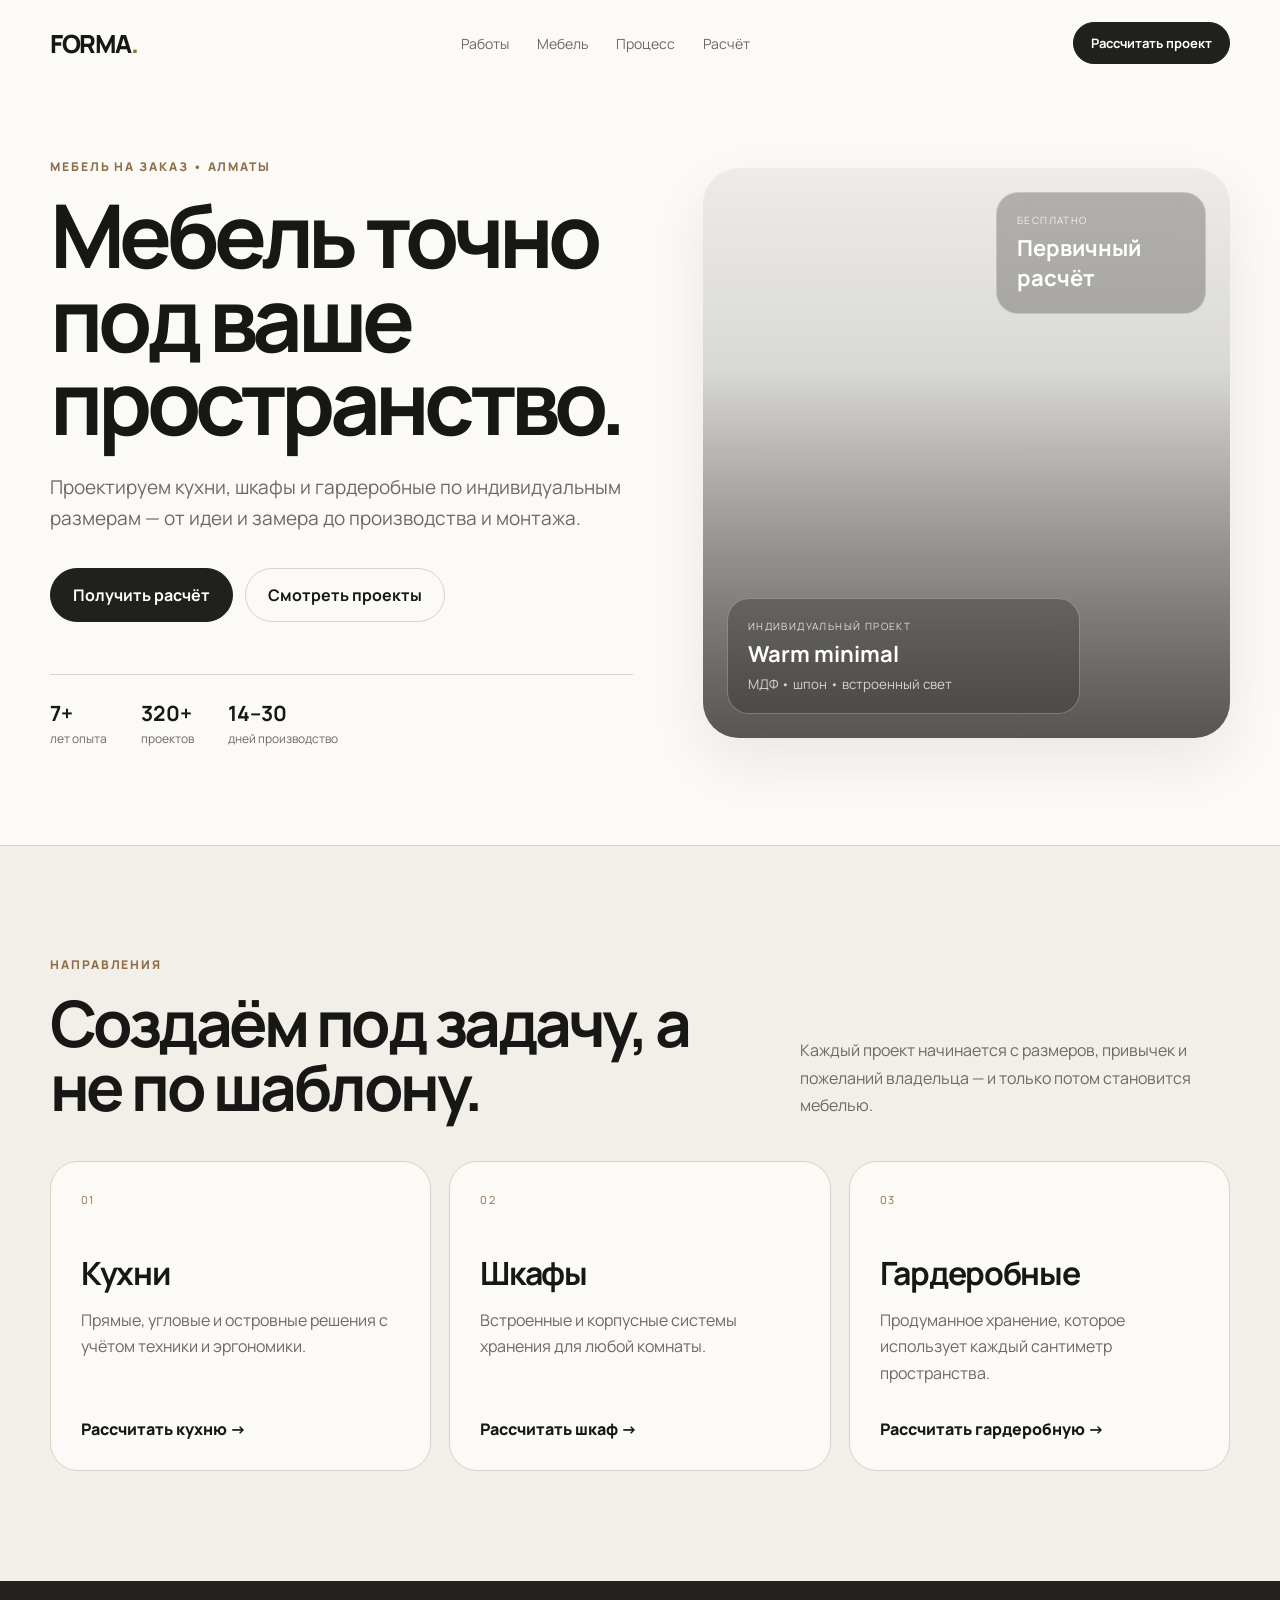
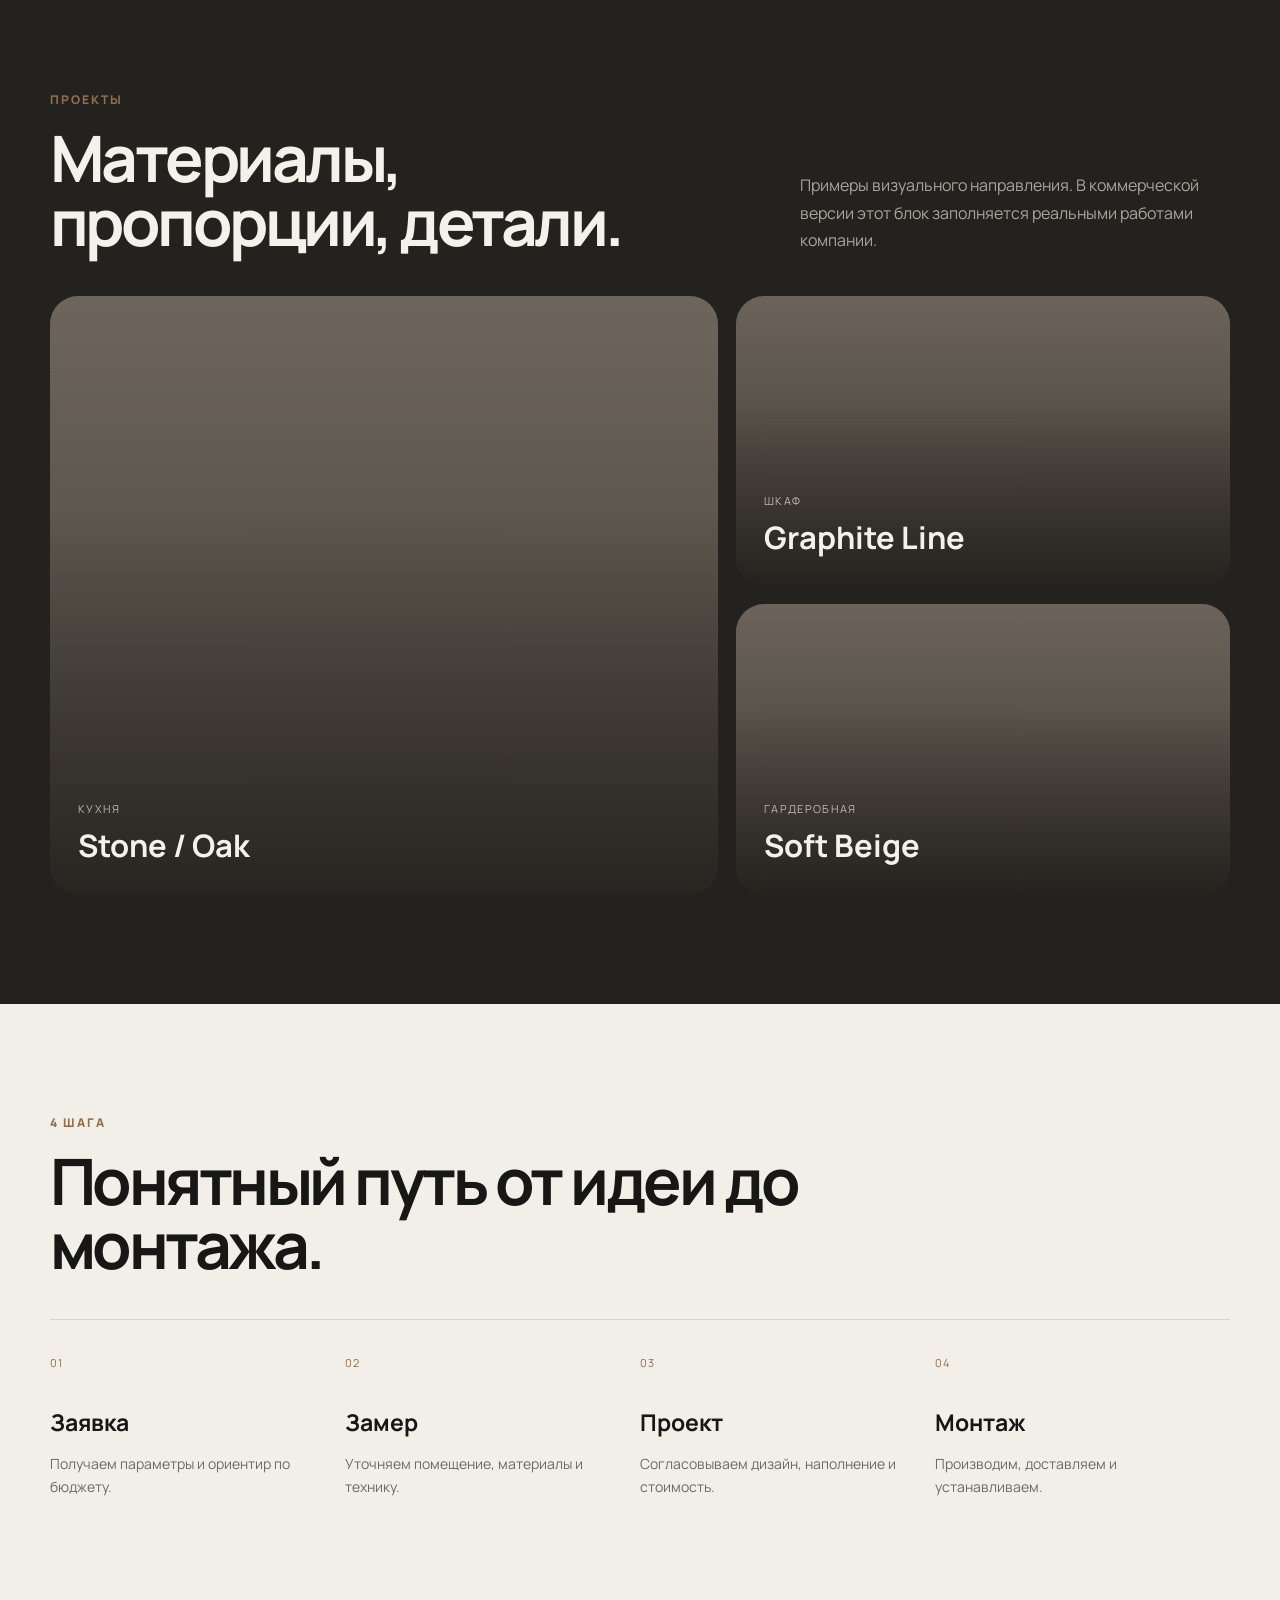
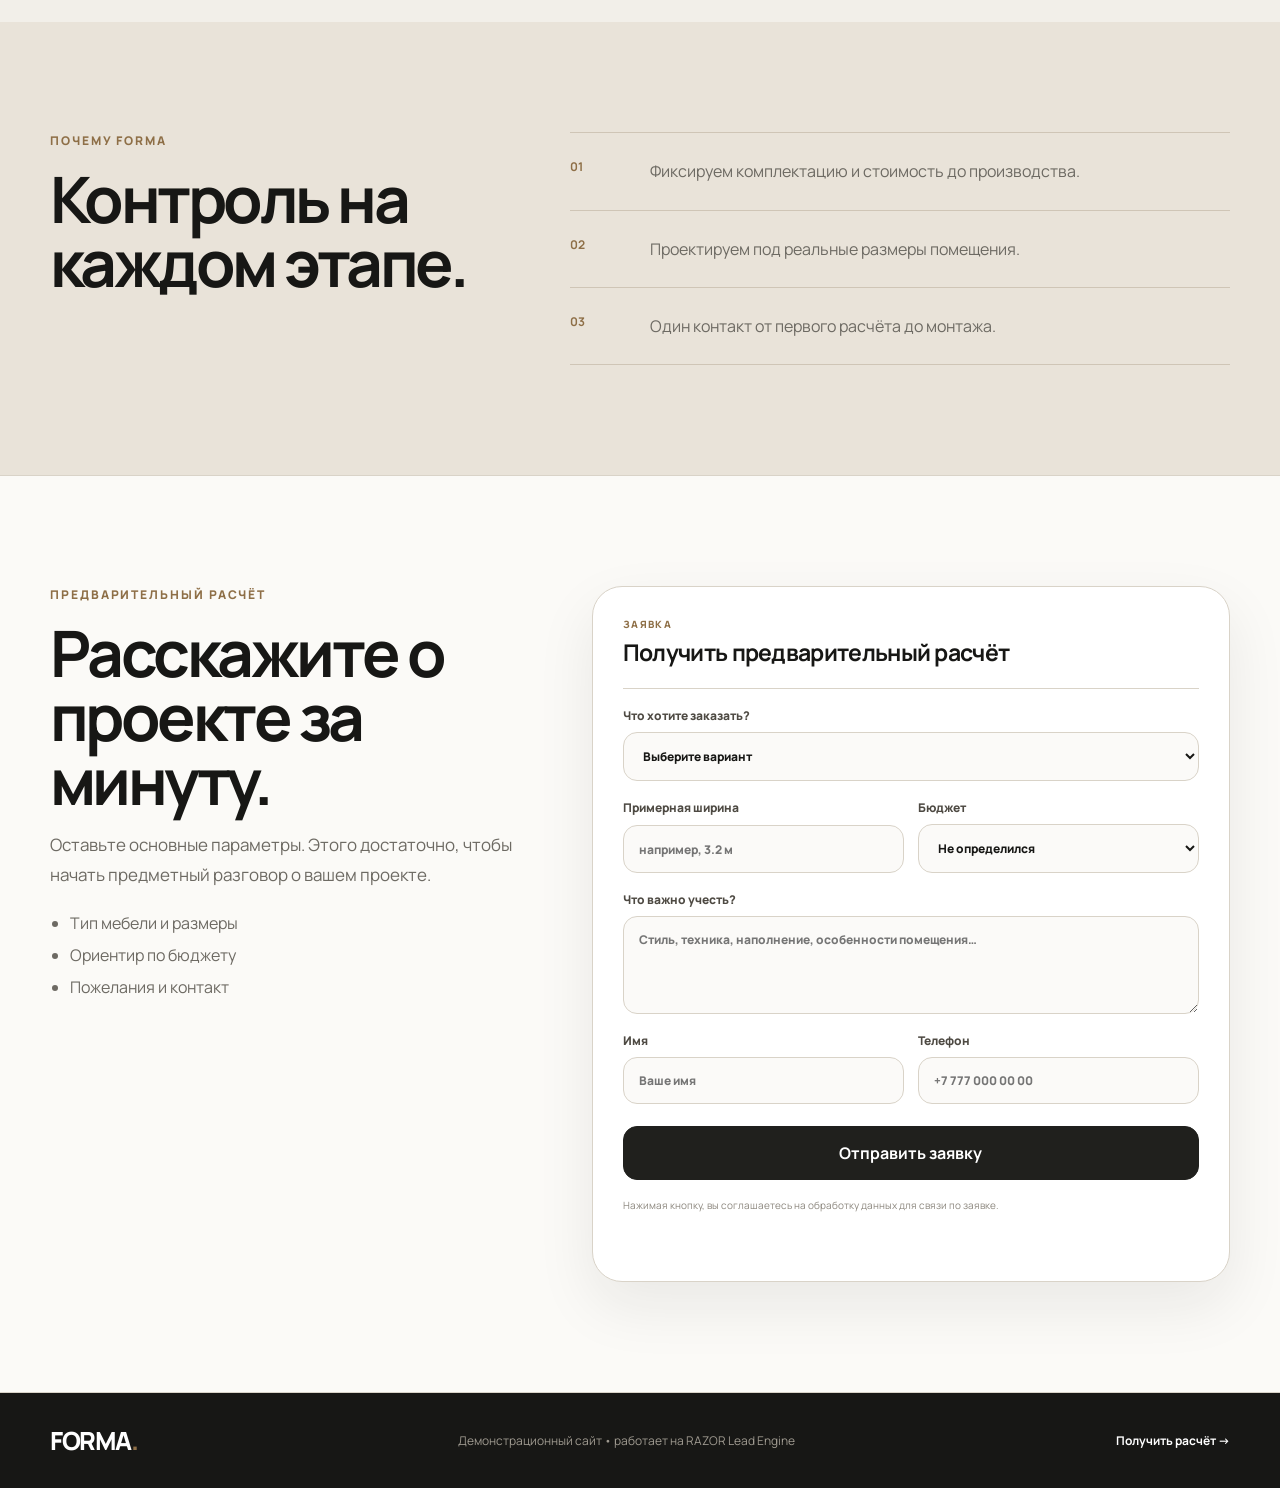
<file: templates/index.html>
<!doctype html><html lang="ru"><head><meta charset="utf-8"><meta name="viewport" content="width=device-width,initial-scale=1"><title>FORMA — мебель на заказ в Алматы</title><meta name="description" content="Кухни, шкафы и гардеробные по индивидуальным размерам. Предварительный расчёт проекта за минуту."><link rel="preconnect" href="https://fonts.googleapis.com"><link rel="preconnect" href="https://fonts.gstatic.com" crossorigin><link href="https://fonts.googleapis.com/css2?family=Manrope:wght@400;500;600;700;800&display=swap" rel="stylesheet"><link rel="stylesheet" href="/static/style.css"></head><body>
<header class="hero" id="top"><nav class="nav wrap"><a href="#top" class="brand">FORMA<span>.</span></a><div class="nav-links"><a href="#projects">Работы</a><a href="#services">Мебель</a><a href="#process">Процесс</a><a href="#lead">Расчёт</a></div><a href="#lead" class="btn btn-small">Рассчитать проект</a></nav><div class="hero-grid wrap"><div class="hero-copy"><span class="eyebrow">МЕБЕЛЬ НА ЗАКАЗ • АЛМАТЫ</span><h1>Мебель точно под ваше пространство.</h1><p class="lead">Проектируем кухни, шкафы и гардеробные по индивидуальным размерам — от идеи и замера до производства и монтажа.</p><div class="hero-actions"><a href="#lead" class="btn">Получить расчёт</a><a href="#projects" class="btn btn-ghost">Смотреть проекты</a></div><div class="hero-facts"><div><strong>7+</strong><span>лет опыта</span></div><div><strong>320+</strong><span>проектов</span></div><div><strong>14–30</strong><span>дней производство</span></div></div></div><div class="hero-visual"><div class="visual-card visual-main"><span>ИНДИВИДУАЛЬНЫЙ ПРОЕКТ</span><strong>Warm minimal</strong><small>МДФ • шпон • встроенный свет</small></div><div class="visual-card visual-note"><span>БЕСПЛАТНО</span><strong>Первичный расчёт</strong></div></div></div></header>
<main><section class="section wrap" id="services"><div class="section-head"><div><span class="eyebrow">НАПРАВЛЕНИЯ</span><h2>Создаём под задачу, а не по шаблону.</h2></div><p>Каждый проект начинается с размеров, привычек и пожеланий владельца — и только потом становится мебелью.</p></div><div class="service-grid"><article class="service-card" data-service="Кухня"><span class="service-no">01</span><h3>Кухни</h3><p>Прямые, угловые и островные решения с учётом техники и эргономики.</p><button class="text-btn choose-service">Рассчитать кухню →</button></article><article class="service-card" data-service="Шкаф"><span class="service-no">02</span><h3>Шкафы</h3><p>Встроенные и корпусные системы хранения для любой комнаты.</p><button class="text-btn choose-service">Рассчитать шкаф →</button></article><article class="service-card" data-service="Гардеробная"><span class="service-no">03</span><h3>Гардеробные</h3><p>Продуманное хранение, которое использует каждый сантиметр пространства.</p><button class="text-btn choose-service">Рассчитать гардеробную →</button></article></div></section>
<section class="section projects" id="projects"><div class="wrap"><div class="section-head"><div><span class="eyebrow">ПРОЕКТЫ</span><h2>Материалы, пропорции, детали.</h2></div><p>Примеры визуального направления. В коммерческой версии этот блок заполняется реальными работами компании.</p></div><div class="project-grid"><article class="project p1"><span>КУХНЯ</span><strong>Stone / Oak</strong></article><article class="project p2"><span>ШКАФ</span><strong>Graphite Line</strong></article><article class="project p3"><span>ГАРДЕРОБНАЯ</span><strong>Soft Beige</strong></article></div></div></section>
<section class="section wrap" id="process"><div class="section-head"><div><span class="eyebrow">4 ШАГА</span><h2>Понятный путь от идеи до монтажа.</h2></div></div><div class="steps"><div class="step"><span>01</span><h3>Заявка</h3><p>Получаем параметры и ориентир по бюджету.</p></div><div class="step"><span>02</span><h3>Замер</h3><p>Уточняем помещение, материалы и технику.</p></div><div class="step"><span>03</span><h3>Проект</h3><p>Согласовываем дизайн, наполнение и стоимость.</p></div><div class="step"><span>04</span><h3>Монтаж</h3><p>Производим, доставляем и устанавливаем.</p></div></div></section>
<section class="section trust"><div class="wrap trust-grid"><div><span class="eyebrow">ПОЧЕМУ FORMA</span><h2>Контроль на каждом этапе.</h2></div><div class="trust-items"><div><strong>01</strong><p>Фиксируем комплектацию и стоимость до производства.</p></div><div><strong>02</strong><p>Проектируем под реальные размеры помещения.</p></div><div><strong>03</strong><p>Один контакт от первого расчёта до монтажа.</p></div></div></div></section>
<section class="section lead-section" id="lead"><div class="wrap lead-grid"><div class="lead-copy"><span class="eyebrow">ПРЕДВАРИТЕЛЬНЫЙ РАСЧЁТ</span><h2>Расскажите о проекте за минуту.</h2><p>Оставьте основные параметры. Этого достаточно, чтобы начать предметный разговор о вашем проекте.</p><ul><li>Тип мебели и размеры</li><li>Ориентир по бюджету</li><li>Пожелания и контакт</li></ul></div><form id="leadForm" class="lead-form"><div class="form-head"><span>ЗАЯВКА</span><strong>Получить предварительный расчёт</strong></div><label>Что хотите заказать?<select name="service" id="serviceSelect" required><option value="">Выберите вариант</option><option>Кухня</option><option>Шкаф</option><option>Гардеробная</option><option>Другая мебель</option></select></label><div class="form-row"><label>Примерная ширина<input name="width" placeholder="например, 3.2 м"></label><label>Бюджет<select name="budget"><option value="">Не определился</option><option>до 300 000 ₸</option><option>300 000–600 000 ₸</option><option>600 000–1 000 000 ₸</option><option>от 1 000 000 ₸</option></select></label></div><label>Что важно учесть?<textarea name="details" rows="4" placeholder="Стиль, техника, наполнение, особенности помещения…"></textarea></label><div class="form-row"><label>Имя<input name="name" required minlength="2" autocomplete="name" placeholder="Ваше имя"></label><label>Телефон<input name="phone" required minlength="6" autocomplete="tel" placeholder="+7 777 000 00 00" inputmode="tel"></label></div><input class="hp" name="website" tabindex="-1" autocomplete="off"><button class="btn form-submit" type="submit">Отправить заявку</button><p class="form-note">Нажимая кнопку, вы соглашаетесь на обработку данных для связи по заявке.</p><p id="status" class="status" role="status" aria-live="polite"></p></form></div></section></main>
<footer class="footer"><div class="wrap footer-inner"><a href="#top" class="brand">FORMA<span>.</span></a><span>Демонстрационный сайт • работает на RAZOR Lead Engine</span><a href="#lead">Получить расчёт →</a></div></footer>
<div id="successModal" class="success-modal" hidden><div class="success-card"><button id="successClose" aria-label="Закрыть">×</button><span class="eyebrow">ЗАЯВКА ПРИНЯТА</span><h2>Спасибо. Проект уже в работе.</h2><p>Данные отправлены менеджеру. Он увидит заявку в CRM и сможет продолжить работу с ней.</p><button class="btn" id="successOk">Хорошо</button></div></div>
<script>const form=document.getElementById('leadForm'),statusEl=document.getElementById('status'),serviceSelect=document.getElementById('serviceSelect'),submit=form.querySelector('button[type=submit]'),modal=document.getElementById('successModal');document.querySelectorAll('.choose-service').forEach(b=>b.onclick=()=>{serviceSelect.value=b.closest('.service-card').dataset.service;document.getElementById('lead').scrollIntoView({behavior:'smooth'})});function closeSuccess(){modal.hidden=true}document.getElementById('successClose').onclick=closeSuccess;document.getElementById('successOk').onclick=closeSuccess;form.addEventListener('submit',async e=>{e.preventDefault();if(submit.disabled)return;submit.disabled=true;submit.textContent='Отправляем…';statusEl.textContent='';const fd=Object.fromEntries(new FormData(form).entries()),p=new URLSearchParams(location.search),campaign=['utm_source','utm_medium','utm_campaign'].map(k=>p.get(k)).filter(Boolean).join(' / ');try{const r=await fetch('/api/lead',{method:'POST',headers:{'Content-Type':'application/json'},body:JSON.stringify({...fd,source:campaign||document.referrer||'site'})}),x=await r.json().catch(()=>({}));if(!r.ok)throw Error(x.error||'Не удалось отправить заявку');form.reset();modal.hidden=false}catch(err){statusEl.textContent=err.message;statusEl.className='status error'}finally{submit.disabled=false;submit.textContent='Отправить заявку'}});</script></body></html>
</file>
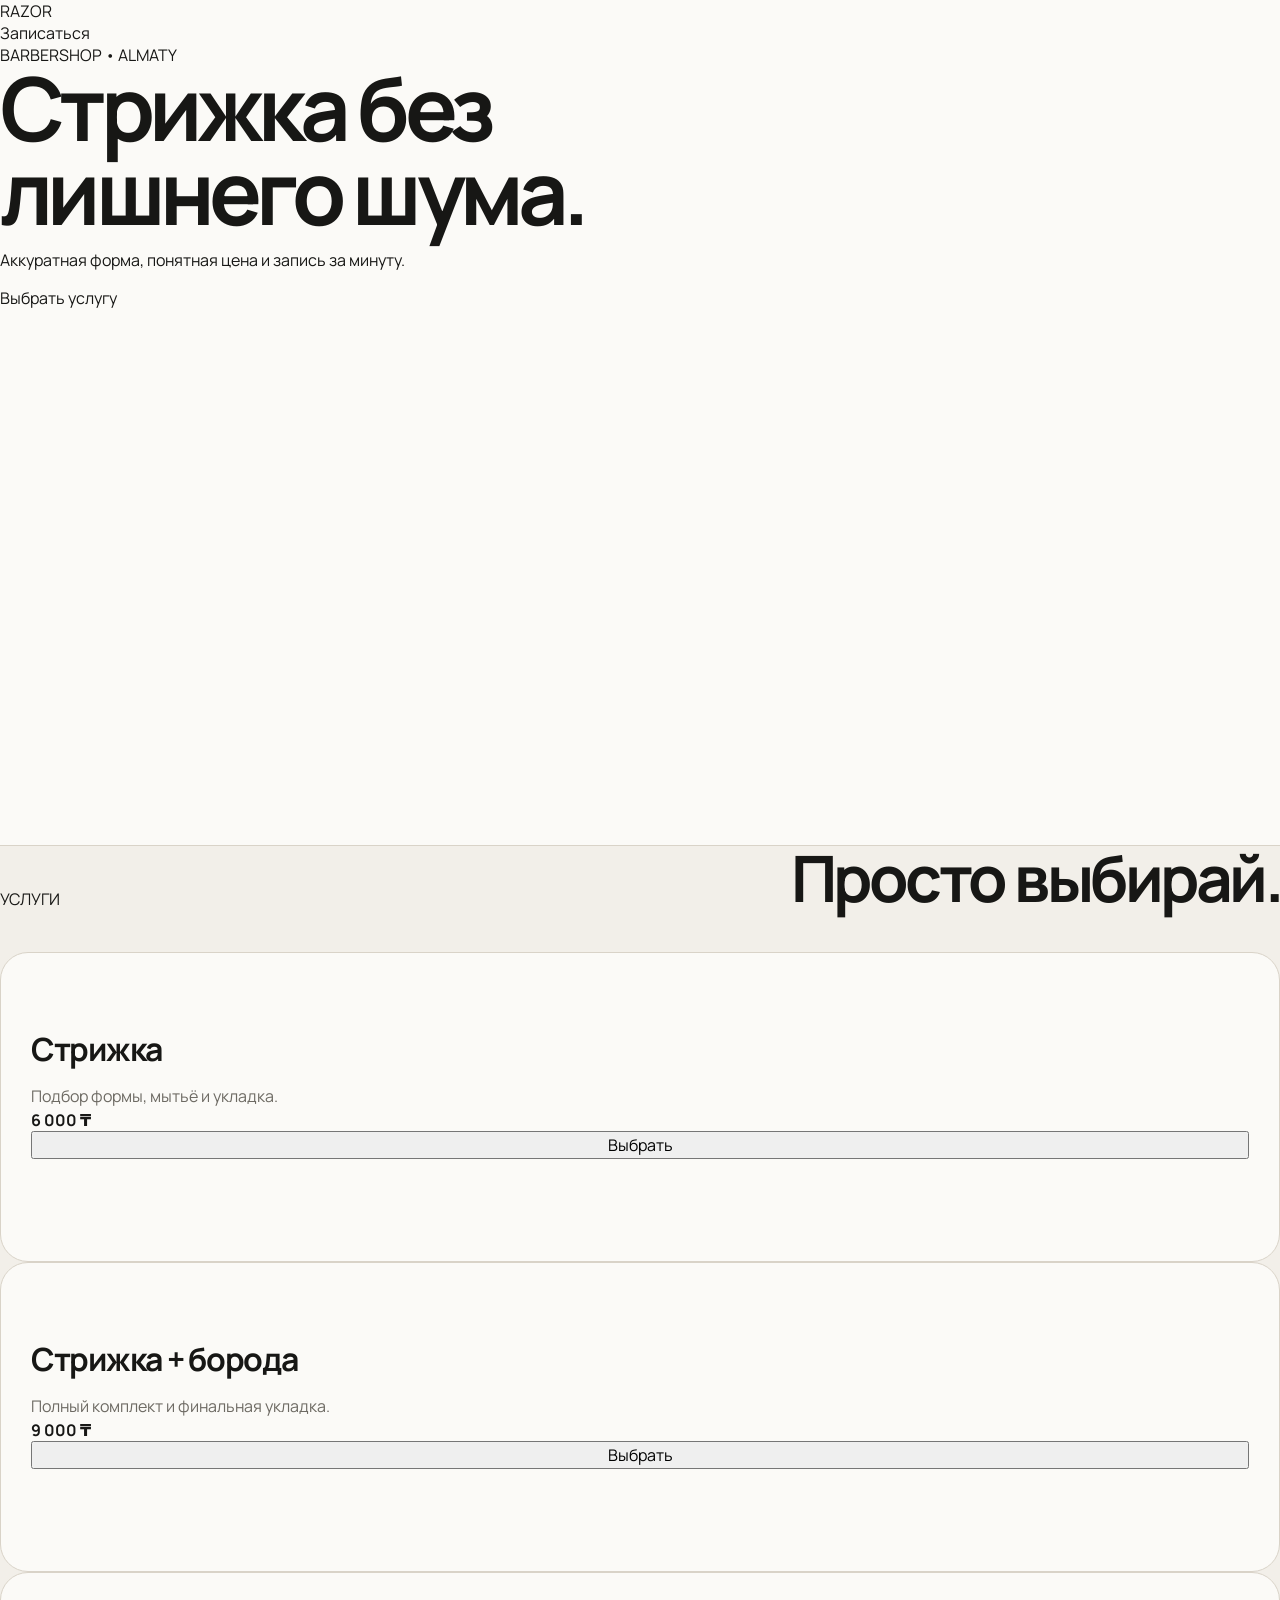
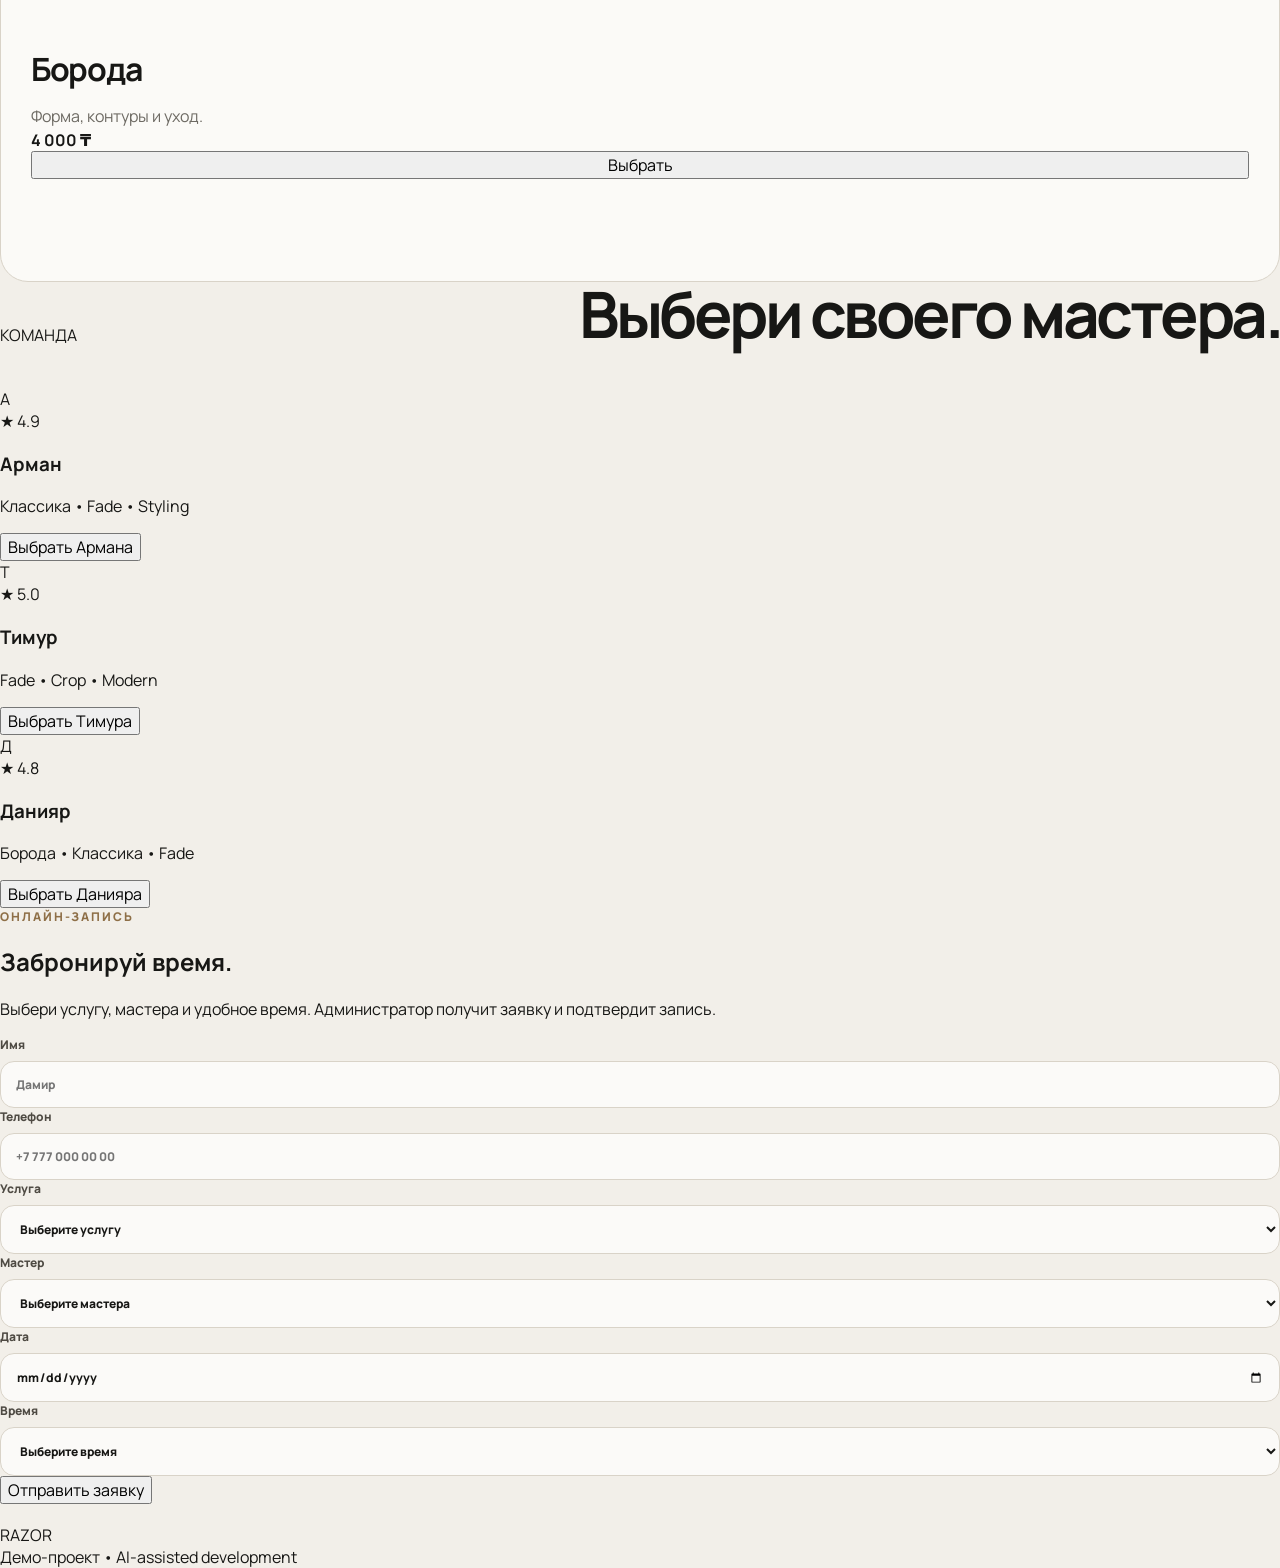
<file: templates/index.old.html>
<!doctype html>
<html lang="ru">
<head>
  <meta charset="utf-8">
  <meta name="viewport" content="width=device-width, initial-scale=1">
  <title>RAZOR — мужская стрижка</title>

  <link rel="preconnect" href="https://fonts.googleapis.com">
  <link rel="preconnect" href="https://fonts.gstatic.com" crossorigin>
  <link href="https://fonts.googleapis.com/css2?family=Manrope:wght@400;600;700;800&display=swap" rel="stylesheet">

  <link rel="stylesheet" href="/static/style.css">
</head>

<body>

  <header class="hero">
    <nav>
      <div class="logo">RAZOR</div>
      <a href="#booking" class="nav-btn">Записаться</a>
    </nav>

    <div class="hero-content">
      <span class="badge">BARBERSHOP • ALMATY</span>

      <h1>Стрижка без лишнего шума.</h1>

      <p>
        Аккуратная форма, понятная цена и запись за минуту.
      </p>

      <a href="#services" class="primary">
        Выбрать услугу
      </a>
    </div>
  </header>


  <main>

    <!-- УСЛУГИ -->

    <section id="services" class="services">

      <div class="section-head">
        <span>УСЛУГИ</span>
        <h2>Просто выбирай.</h2>
      </div>


      <div class="cards">

        <article class="card service-card">
          <h3>Стрижка</h3>

          <p>
            Подбор формы, мытьё и укладка.
          </p>

          <strong>6 000 ₸</strong>

          <button
            type="button"
            class="choose-service"
            data-service="Стрижка — 6 000 ₸"
          >
            Выбрать
          </button>
        </article>


        <article class="card service-card">
          <h3>Стрижка + борода</h3>

          <p>
            Полный комплект и финальная укладка.
          </p>

          <strong>9 000 ₸</strong>

          <button
            type="button"
            class="choose-service"
            data-service="Стрижка + борода — 9 000 ₸"
          >
            Выбрать
          </button>
        </article>


        <article class="card service-card">
          <h3>Борода</h3>

          <p>
            Форма, контуры и уход.
          </p>

          <strong>4 000 ₸</strong>

          <button
            type="button"
            class="choose-service"
            data-service="Борода — 4 000 ₸"
          >
            Выбрать
          </button>
        </article>

      </div>
    </section>



    <!-- МАСТЕРА -->

    <section class="masters">

      <div class="section-head">
        <span>КОМАНДА</span>

        <h2>
          Выбери своего мастера.
        </h2>
      </div>


      <div class="master-grid">

        <article class="master-card">

          <div class="master-photo">
            <span>А</span>
          </div>

          <div class="master-info">

            <span class="master-rating">
              ★ 4.9
            </span>

            <h3>Арман</h3>

            <p>
              Классика • Fade • Styling
            </p>

            <button
              type="button"
              class="choose-master"
              data-master="Арман"
            >
              Выбрать Армана
            </button>

          </div>
        </article>


        <article class="master-card">

          <div class="master-photo">
            <span>Т</span>
          </div>

          <div class="master-info">

            <span class="master-rating">
              ★ 5.0
            </span>

            <h3>Тимур</h3>

            <p>
              Fade • Crop • Modern
            </p>

            <button
              type="button"
              class="choose-master"
              data-master="Тимур"
            >
              Выбрать Тимура
            </button>

          </div>
        </article>


        <article class="master-card">

          <div class="master-photo">
            <span>Д</span>
          </div>

          <div class="master-info">

            <span class="master-rating">
              ★ 4.8
            </span>

            <h3>Данияр</h3>

            <p>
              Борода • Классика • Fade
            </p>

            <button
              type="button"
              class="choose-master"
              data-master="Данияр"
            >
              Выбрать Данияра
            </button>

          </div>
        </article>

      </div>
    </section>



    <!-- ЗАПИСЬ -->

    <section id="booking" class="booking">

      <div>
        <span class="eyebrow">
          ОНЛАЙН-ЗАПИСЬ
        </span>

        <h2>
          Забронируй время.
        </h2>

        <p class="muted">
          Выбери услугу, мастера и удобное время.
          Администратор получит заявку и подтвердит запись.
        </p>
      </div>


      <form id="leadForm">

        <label>
          Имя

          <input
            name="name"
            required
            placeholder="Дамир"
          >
        </label>


        <label>
          Телефон

          <input
            name="phone"
            required
            placeholder="+7 777 000 00 00"
          >
        </label>


        <label>
          Услуга

          <select
            name="service"
            required
          >
            <option value="">
              Выберите услугу
            </option>

            <option>
              Стрижка — 6 000 ₸
            </option>

            <option>
              Стрижка + борода — 9 000 ₸
            </option>

            <option>
              Борода — 4 000 ₸
            </option>
          </select>
        </label>


        <label>
          Мастер

          <select
            name="master"
            required
          >
            <option value="">
              Выберите мастера
            </option>

            <option>Арман</option>
            <option>Тимур</option>
            <option>Данияр</option>
          </select>
        </label>


        <label>
          Дата

          <input
            type="date"
            name="date"
            required
          >
        </label>


        <label>
          Время

          <select
            name="bookingTime"
            required
          >
            <option value="">
              Выберите время
            </option>

            <option>10:00</option>
            <option>11:00</option>
            <option>12:00</option>
            <option>13:00</option>
            <option>14:00</option>
            <option>15:00</option>
            <option>16:00</option>
            <option>17:00</option>
            <option>18:00</option>
            <option>19:00</option>
            <option>20:00</option>
          </select>
        </label>


        <button type="submit">
          Отправить заявку
        </button>

        <p id="status" class="status"></p>

      </form>
    </section>

  </main>


  <footer>
    <div class="logo">
      RAZOR
    </div>

    <span>
      Демо-проект • AI-assisted development
    </span>
  </footer>


  <script>
    const form = document.getElementById("leadForm");
    const statusEl = document.getElementById("status");

    const masterSelect =
      document.querySelector('select[name="master"]');

    const serviceSelect =
      document.querySelector('select[name="service"]');

    const masterButtons =
      document.querySelectorAll(".choose-master");

    const serviceButtons =
      document.querySelectorAll(".choose-service");


    function goToBooking() {
      document
        .getElementById("booking")
        .scrollIntoView({
          behavior: "smooth"
        });
    }


    /* ВЫБОР МАСТЕРА */

    masterButtons.forEach((button) => {
      button.addEventListener("click", () => {
        masterSelect.value = button.dataset.master;
        goToBooking();
      });
    });


    /* ВЫБОР УСЛУГИ */

    serviceButtons.forEach((button) => {
      button.addEventListener("click", () => {
        serviceSelect.value = button.dataset.service;
        goToBooking();
      });
    });


    /* НЕ ПОЗВОЛЯЕМ ВЫБРАТЬ ПРОШЕДШУЮ ДАТУ */

    const dateInput =
      document.querySelector('input[name="date"]');

    const today =
      new Date().toISOString().split("T")[0];

    dateInput.min = today;


    /* ОТПРАВКА ФОРМЫ */

    form.addEventListener("submit", async (event) => {

      event.preventDefault();

      statusEl.textContent =
        "Отправляем заявку...";

      statusEl.className =
        "status";


      const formData =
        Object.fromEntries(
          new FormData(form).entries()
        );


      /*
        Текущий Python backend ожидает:
        name
        phone
        service
        time

        Поэтому дату, время и мастера
        пока объединяем в одно поле time.
      */

      const data = {
        name: formData.name,
        phone: formData.phone,
        service: formData.service,

        time:
          `${formData.date}, ${formData.bookingTime} • мастер: ${formData.master}`
      };


      try {

        const response =
          await fetch("/api/lead", {
            method: "POST",

            headers: {
              "Content-Type":
                "application/json"
            },

            body:
              JSON.stringify(data)
          });


        const result =
          await response.json();


        if (!response.ok) {
          throw new Error(
            result.error ||
            "Не удалось отправить заявку"
          );
        }


        statusEl.textContent =
          "Готово. Заявка отправлена.";

        statusEl.className =
          "status success";

        form.reset();


      } catch (error) {

        statusEl.textContent =
          error.message;

        statusEl.className =
          "status error";
      }

    });

  </script>

</body>
</html>
</file>
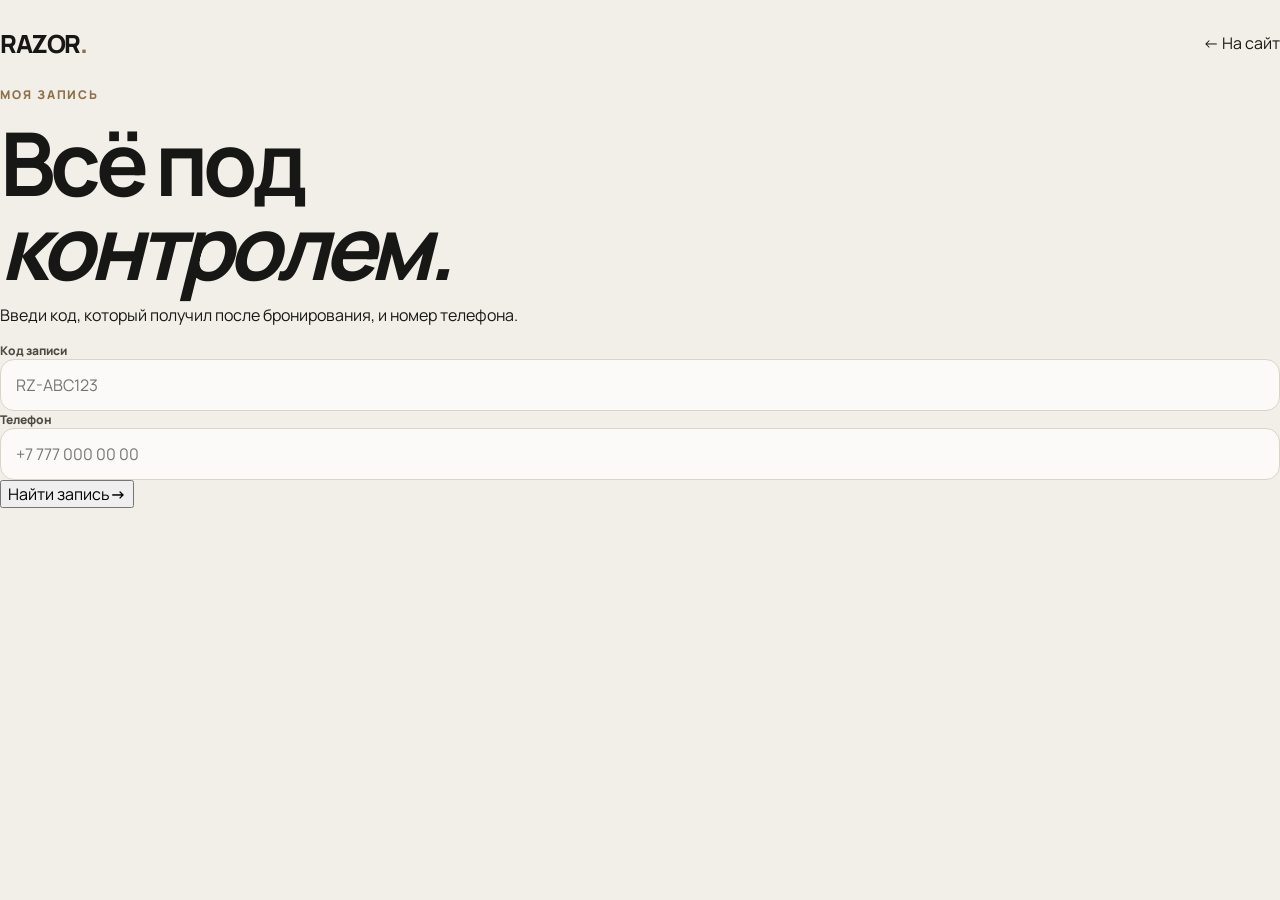
<file: templates/my_booking.html>
<!doctype html><html lang="ru"><head><meta charset="utf-8"><meta name="viewport" content="width=device-width,initial-scale=1"><meta name="theme-color" content="#08080a"><title>RAZOR — Моя запись</title><link rel="preconnect" href="https://fonts.googleapis.com"><link rel="preconnect" href="https://fonts.gstatic.com" crossorigin><link href="https://fonts.googleapis.com/css2?family=Manrope:wght@400;500;600;700;800&display=swap" rel="stylesheet"><link rel="stylesheet" href="/static/style.css"></head><body class="account-page"><div class="noise"></div><nav class="nav shell simple-nav"><a class="brand" href="/">RAZOR<span>.</span></a><a class="ghost-link" href="/">← На сайт</a></nav><main class="lookup-shell shell"><section class="lookup-copy"><span class="eyebrow">МОЯ ЗАПИСЬ</span><h1>Всё под<br><em>контролем.</em></h1><p>Введи код, который получил после бронирования, и номер телефона.</p></section><section class="lookup-card"><form id="lookupForm"><div class="field full"><label for="reference">Код записи</label><input id="reference" name="reference" placeholder="RZ-ABC123" autocomplete="off" required></div><div class="field full"><label for="phone">Телефон</label><input id="phone" name="phone" type="tel" placeholder="+7 777 000 00 00" required></div><button class="submit-button full" type="submit"><span>Найти запись</span><b>→</b></button><p id="lookupStatus" class="form-status full"></p></form><div id="bookingResult" class="booking-result" hidden></div></section></main><script>
const form=document.getElementById('lookupForm'), statusEl=document.getElementById('lookupStatus'), resultEl=document.getElementById('bookingResult'); let credentials=null;
function esc(s){return String(s??'').replace(/[&<>'"]/g,c=>({'&':'&amp;','<':'&lt;','>':'&gt;',"'":'&#39;','"':'&quot;'}[c]));}
form.addEventListener('submit',async e=>{e.preventDefault();statusEl.textContent='Ищем запись…';resultEl.hidden=true;credentials=Object.fromEntries(new FormData(form).entries());try{const r=await fetch('/api/my-booking',{method:'POST',headers:{'Content-Type':'application/json'},body:JSON.stringify(credentials)}),d=await r.json();if(!r.ok)throw new Error(d.error);const b=d.booking;resultEl.innerHTML=`<div class="result-head"><div><span class="eyebrow">${esc(b.reference_code)}</span><h2>${esc(b.service)}</h2></div><span class="client-status status-${esc(b.status)}">${esc(b.status_label)}</span></div><div class="result-grid"><div><span>Мастер</span><strong>${esc(b.master)}</strong></div><div><span>Дата</span><strong>${esc(b.booking_date)}</strong></div><div><span>Время</span><strong>${esc(b.booking_time)}</strong></div><div><span>Стоимость</span><strong>${Number(b.price).toLocaleString('ru-RU')} ₸</strong></div></div>${b.client_note?`<div class="result-note"><span>Комментарий</span><p>${esc(b.client_note)}</p></div>`:''}${b.can_cancel?'<button id="cancelBooking" class="danger-button" type="button">Отменить запись</button>':'<p class="locked-note">Для этой записи самостоятельная отмена недоступна.</p>'}`;resultEl.hidden=false;statusEl.textContent='';const btn=document.getElementById('cancelBooking');if(btn)btn.onclick=cancelBooking;}catch(err){statusEl.textContent=err.message;statusEl.className='form-status full error';}});
async function cancelBooking(){if(!confirm('Точно отменить запись? Освободившееся время сможет занять другой клиент.'))return;const r=await fetch('/api/my-booking/cancel',{method:'POST',headers:{'Content-Type':'application/json'},body:JSON.stringify(credentials)}),d=await r.json();if(!r.ok){alert(d.error);return;}form.requestSubmit();}
</script></body></html>
</file>
<file: static/style.css>
:root{
  --bg:#f2efe9;
  --paper:#fbfaf7;
  --ink:#171715;
  --muted:#6d6a63;
  --line:#d9d3c8;
  --accent:#8e6f47;
  --dark:#20201d;
  --radius:28px;
  --shadow:0 24px 60px rgba(30,27,21,.08);
}
*{box-sizing:border-box}
html{scroll-behavior:smooth}
body{margin:0;font-family:Manrope,system-ui,sans-serif;background:var(--bg);color:var(--ink)}
a{color:inherit;text-decoration:none}
button,input,select,textarea{font:inherit}
button{cursor:pointer}
.wrap{width:min(1180px,calc(100% - 40px));margin:0 auto}
.hero{min-height:94vh;background:var(--paper);border-bottom:1px solid var(--line)}
.nav{height:86px;display:flex;align-items:center;justify-content:space-between;gap:24px}
.brand{font-size:25px;font-weight:800;letter-spacing:-.06em}.brand span{color:var(--accent)}
.nav-links{display:flex;gap:28px;color:var(--muted);font-size:14px}.nav-links a:hover{color:var(--ink)}
.btn{display:inline-flex;align-items:center;justify-content:center;border:1px solid var(--dark);background:var(--dark);color:#fff;border-radius:999px;padding:15px 22px;font-weight:700;transition:.2s ease}
.btn:hover{transform:translateY(-2px)}
.btn-small{padding:11px 17px;font-size:13px}.btn-ghost{background:transparent;color:var(--ink);border-color:var(--line)}
.hero-grid{display:grid;grid-template-columns:1.05fr .95fr;gap:70px;align-items:center;padding:72px 0 94px}
.eyebrow{display:block;color:var(--accent);font-size:12px;font-weight:800;letter-spacing:.16em;margin-bottom:18px}
h1{font-size:clamp(48px,7vw,88px);line-height:.95;letter-spacing:-.065em;margin:0;max-width:780px}
.lead{font-size:19px;line-height:1.65;color:var(--muted);max-width:650px;margin:28px 0 0}
.hero-actions{display:flex;gap:12px;margin-top:34px;flex-wrap:wrap}
.hero-facts{display:flex;gap:34px;margin-top:52px;border-top:1px solid var(--line);padding-top:24px}.hero-facts div{display:grid;gap:3px}.hero-facts strong{font-size:21px}.hero-facts span{font-size:12px;color:var(--muted)}
.hero-visual{min-height:570px;border-radius:36px;padding:24px;position:relative;overflow:hidden;background-image:linear-gradient(180deg,rgba(17,16,14,.06),rgba(17,16,14,.30)),url('https://images.unsplash.com/photo-1771371282665-545256b20dca?auto=format&fit=crop&fm=jpg&ixid=M3wxMjA3fDB8MHxwaG90by1wYWdlfHx8fGVufDB8fHx8fA%3D%3D&ixlib=rb-4.1.0&q=60&w=3000');background-size:cover;background-position:center;box-shadow:var(--shadow)}
.hero-visual:before,.project:before{content:"";position:absolute;inset:0;background:linear-gradient(180deg,transparent 35%,rgba(20,18,15,.58))}
.visual-card{position:absolute;z-index:2;border:1px solid rgba(255,255,255,.28);backdrop-filter:blur(14px);background:rgba(30,28,24,.28);color:#fff;border-radius:22px;padding:20px;display:grid;gap:6px}
.visual-card span{font-size:10px;letter-spacing:.14em;opacity:.8}.visual-card strong{font-size:22px}.visual-card small{opacity:.75}.visual-main{left:24px;bottom:24px;right:150px}.visual-note{right:24px;top:24px;width:210px}
.section{padding:110px 0}.section-head{display:flex;justify-content:space-between;gap:60px;align-items:end;margin-bottom:42px}.section-head h2,.lead-copy h2{font-size:clamp(38px,5vw,64px);line-height:1;letter-spacing:-.055em;margin:0;max-width:760px}.section-head>p{max-width:430px;color:var(--muted);line-height:1.7;margin:0}
.service-grid{display:grid;grid-template-columns:repeat(3,1fr);gap:18px}.service-card{background:var(--paper);border:1px solid var(--line);border-radius:var(--radius);padding:30px;min-height:310px;display:flex;flex-direction:column;transition:.2s ease}.service-card:hover{transform:translateY(-5px);box-shadow:var(--shadow)}
.service-no{font-size:11px;color:var(--accent);letter-spacing:.12em}.service-card h3{font-size:32px;letter-spacing:-.04em;margin:44px 0 12px}.service-card p{color:var(--muted);line-height:1.65;margin:0}.text-btn{margin-top:auto;text-align:left;border:0;background:none;padding:24px 0 0;font-weight:800;color:var(--ink)}
.projects{background:#23221f;color:#f4f1ea}.projects .section-head>p{color:#aaa59b}.project-grid{display:grid;grid-template-columns:1.15fr .85fr;grid-template-rows:290px 290px;gap:18px}.project{position:relative;overflow:hidden;border-radius:28px;padding:28px;display:flex;flex-direction:column;justify-content:flex-end;background:#6f675d;background-size:cover;background-position:center;isolation:isolate}.project>*{position:relative;z-index:2}.project span{font-size:11px;letter-spacing:.12em;opacity:.7}.project strong{font-size:31px;margin-top:8px}.p1{grid-row:1/3;background-image:linear-gradient(180deg,rgba(16,14,12,.02),rgba(16,14,12,.44)),url('https://images.unsplash.com/photo-1771371854543-bb274762389e?auto=format&fit=crop&fm=jpg&ixid=M3wxMjA3fDB8MHxwaG90by1wYWdlfHx8fGVufDB8fHx8fA%3D%3D&ixlib=rb-4.1.0&q=60&w=3000');background-position:center}.p2{background-image:linear-gradient(180deg,rgba(16,14,12,.04),rgba(16,14,12,.5)),url('https://images.unsplash.com/photo-1722604532227-4b76797218aa?auto=format&fit=crop&fm=jpg&ixid=M3wxMjA3fDB8MHxwaG90by1wYWdlfHx8fGVufDB8fHx8fA%3D%3D&ixlib=rb-4.1.0&q=60&w=3000');background-position:center}.p3{background-image:linear-gradient(180deg,rgba(16,14,12,.04),rgba(16,14,12,.5)),url('https://images.unsplash.com/photo-1778731660303-1fa5ede75477?auto=format&fit=crop&fm=jpg&ixid=M3wxMjA3fDB8MHxwaG90by1wYWdlfHx8fGVufDB8fHx8fA%3D%3D&ixlib=rb-4.1.0&q=60&w=3000');background-position:center}
.steps{display:grid;grid-template-columns:repeat(4,1fr);border-top:1px solid var(--line)}.step{padding:30px 22px 0 0}.step span{color:var(--accent);font-size:11px;letter-spacing:.13em}.step h3{font-size:23px;margin:34px 0 10px}.step p{color:var(--muted);line-height:1.65;font-size:14px}
.lead-section{background:var(--paper);border-top:1px solid var(--line);border-bottom:1px solid var(--line)}.lead-grid{display:grid;grid-template-columns:.85fr 1.15fr;gap:70px;align-items:start}.lead-copy p{color:var(--muted);line-height:1.75;max-width:520px;font-size:17px}.lead-copy ul{padding-left:20px;color:var(--muted);line-height:2}
.lead-form{background:#fff;border:1px solid var(--line);border-radius:30px;padding:30px;box-shadow:var(--shadow);display:grid;gap:18px}.form-head{padding-bottom:20px;border-bottom:1px solid var(--line);display:grid;gap:5px}.form-head span{font-size:10px;letter-spacing:.14em;color:var(--accent);font-weight:800}.form-head strong{font-size:23px;letter-spacing:-.03em}
label{display:grid;gap:8px;font-size:12px;font-weight:800;color:#4e4a43}input,select,textarea{width:100%;border:1px solid var(--line);background:#fbfaf8;border-radius:14px;padding:14px 15px;color:var(--ink);outline:none}input:focus,select:focus,textarea:focus{border-color:#a78a64;box-shadow:0 0 0 3px rgba(142,111,71,.08)}textarea{resize:vertical}.form-row{display:grid;grid-template-columns:1fr 1fr;gap:14px}.form-submit{width:100%;border-radius:14px;margin-top:4px}.form-note{font-size:10px;color:#8c877e;line-height:1.5;margin:0}.status{min-height:20px;font-size:12px;margin:0}.status.success{color:#28734b}.status.error{color:#a33f39}
.footer{background:#171715;color:#ebe7df;padding:30px 0}.footer-inner{display:flex;align-items:center;justify-content:space-between;gap:20px;font-size:12px;color:#9f9a90}.footer .brand{color:#fff}.footer a:last-child{color:#fff;font-weight:700}
@media(max-width:900px){.nav-links{display:none}.hero-grid,.lead-grid{grid-template-columns:1fr}.hero-grid{padding-top:42px;gap:44px}.hero-visual{min-height:430px}.service-grid{grid-template-columns:1fr}.project-grid{grid-template-columns:1fr;grid-template-rows:360px 260px 260px}.p1{grid-row:auto}.steps{grid-template-columns:1fr 1fr}.section-head{align-items:start;flex-direction:column;gap:20px}.lead-grid{gap:42px}}
@media(max-width:600px){.wrap{width:min(100% - 28px,1180px)}.nav{height:72px}.nav .btn-small{display:none}.hero-grid{padding-bottom:60px}.hero-facts{gap:18px;justify-content:space-between}.hero-facts strong{font-size:17px}.hero-visual{min-height:360px}.visual-note{width:165px}.visual-main{right:24px}.section{padding:74px 0}.steps{grid-template-columns:1fr}.form-row{grid-template-columns:1fr}.lead-form{padding:22px}.project-grid{grid-template-rows:300px 220px 220px}.footer-inner{align-items:flex-start;flex-direction:column}}
.trust{background:#e9e3d9}.trust-grid{display:grid;grid-template-columns:.8fr 1.2fr;gap:80px;align-items:start}.trust h2{font-size:clamp(38px,5vw,64px);line-height:1;letter-spacing:-.055em;margin:0}.trust-items{display:grid;gap:0;border-top:1px solid #cfc5b6}.trust-items div{display:grid;grid-template-columns:60px 1fr;gap:20px;padding:25px 0;border-bottom:1px solid #cfc5b6}.trust-items strong{color:var(--accent);font-size:12px}.trust-items p{margin:0;line-height:1.65;color:var(--muted)}.hp{position:absolute!important;left:-9999px!important;opacity:0!important}.form-submit:disabled{opacity:.55;cursor:wait;transform:none}.success-modal{position:fixed;inset:0;z-index:100;background:rgba(17,17,15,.62);display:grid;place-items:center;padding:20px;backdrop-filter:blur(8px)}.success-modal[hidden]{display:none}.success-card{position:relative;width:min(540px,100%);background:#fff;border-radius:30px;padding:38px;box-shadow:0 30px 100px rgba(0,0,0,.25)}.success-card h2{font-size:38px;letter-spacing:-.05em;line-height:1.05;margin:0 0 15px}.success-card p{color:var(--muted);line-height:1.7;margin:0 0 25px}.success-card>button:first-child{position:absolute;right:18px;top:15px;border:0;background:none;font-size:28px;color:#777}@media(max-width:900px){.trust-grid{grid-template-columns:1fr;gap:40px}}@media(max-width:600px){h1{font-size:48px}.hero-copy .lead{font-size:16px}.hero-facts{overflow:auto}.success-card{padding:28px}.success-card h2{font-size:31px}}
</file>
